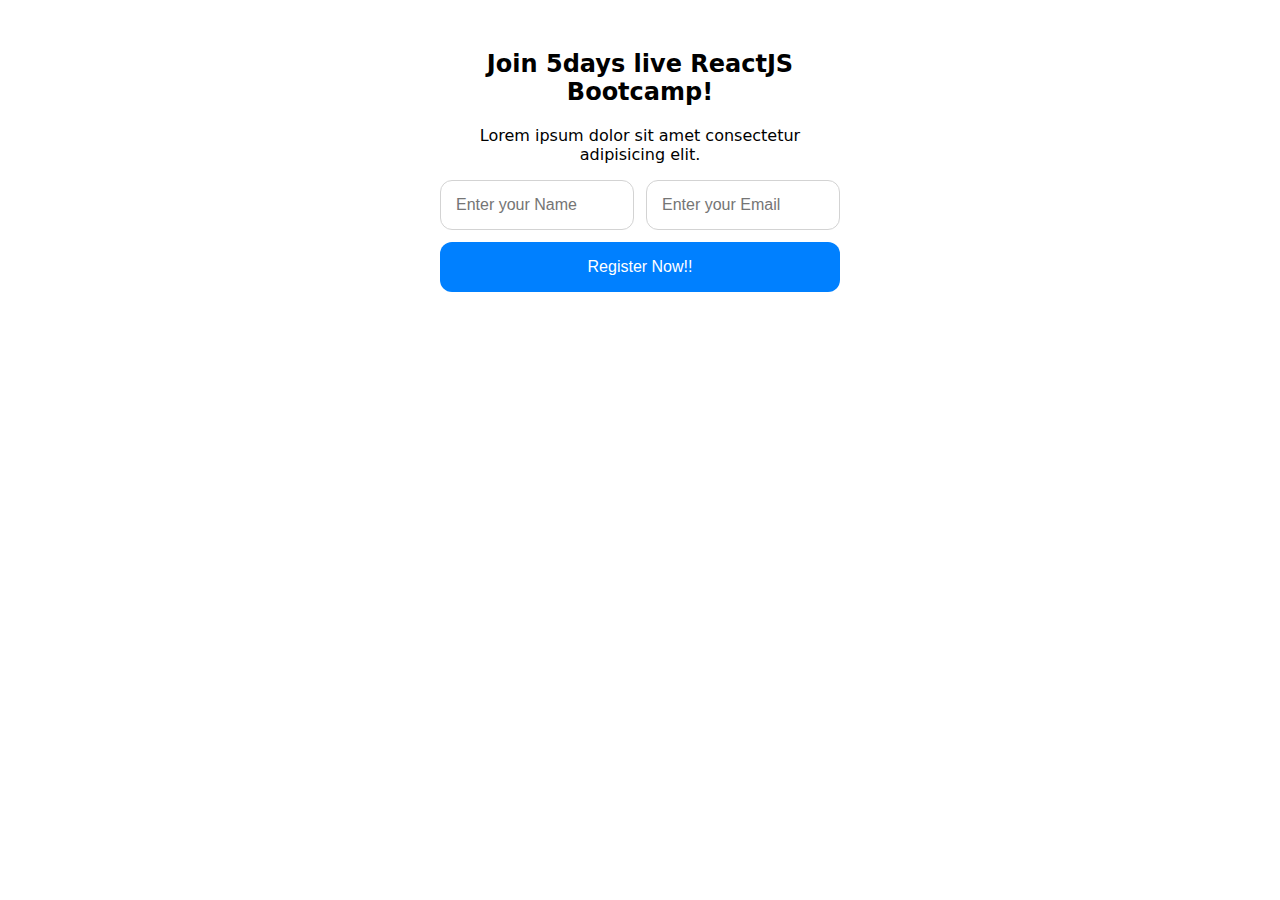
<file: 20) Building Registration System using Array Mapping & Filtering/index.html>
<!DOCTYPE html>
<html lang="en">
<head>
    <meta charset="UTF-8">
    <meta name="viewport" content="width=device-width, initial-scale=1.0">
    <title>Document</title>
    <link rel="stylesheet" href="style.css">
</head>
<body>
     <div class="container">
        <h2>Join 5days live ReactJS Bootcamp!</h2>
        <p>Lorem ipsum dolor sit amet consectetur adipisicing elit.</p>

        <div class="flex">
            <input type="text" placeholder="Enter your Name" id="name">
            <input type="email" placeholder="Enter your Email" id="email">

        </div>
       
        <button class="btn" onclick="addUser()">Register Now!!</button>
     </div>



    <script src="app.js"></script>
</body>
</html>
</file>
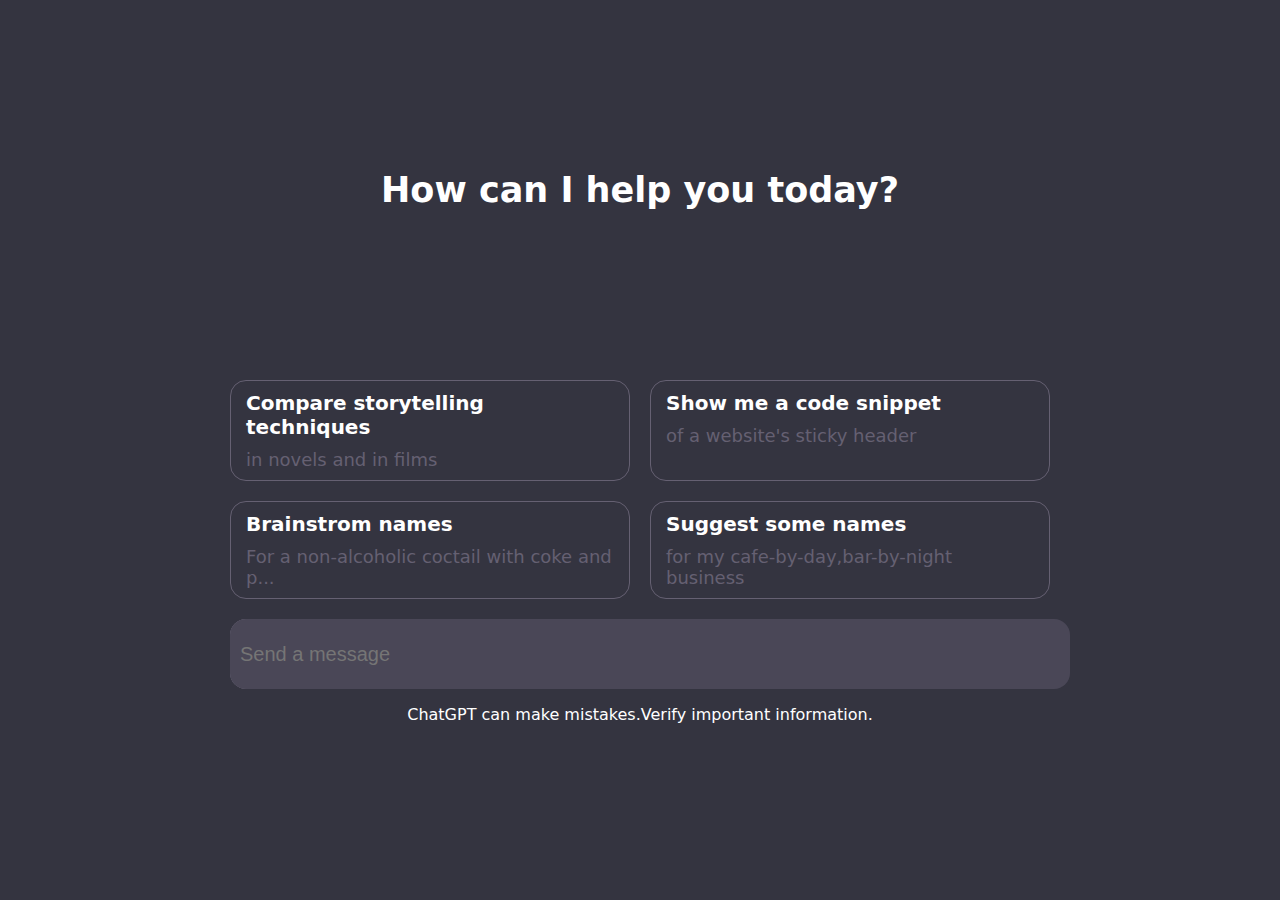
<file: ChatGPT Hackathon/index.html>
<!DOCTYPE html>
<html lang="en">
<head>
    <meta charset="UTF-8">
    <meta name="viewport" content="width=device-width, initial-scale=1.0">
    <title>Document</title>
    <link rel="stylesheet" href="style.css">
</head>
<body>
    <div class="demo">
        <h2 class="chat">How can I help you today?</h2>
        <div class="test"> 
         <div class="card">
            <h4 class="text">Compare storytelling techniques</h4>
            <p class="text1">in novels and in films</p>
         </div>
         <div class="card1">
            <h4 class="hat">Show me a code snippet</h4>
            <p class="hat1">of a website's sticky header</p>
         </div>
          <div class="card2">
            <h4 class="bat">Brainstrom names</h4>
            <p class="bat1">For a non-alcoholic coctail with coke and p...</p>
          </div>
          <div class="card3">
            <h4 class="mat">Suggest some names</h4>
            <p class="mat1">for my cafe-by-day,bar-by-night business</p>
          </div>
          <form class="ball" action="">
            <input  placeholder="Send a message" class="ball1" required type="text">
          </form>
      
         </div>
         <p class="bot">ChatGPT can make mistakes.Verify important information.</p>
    </div>
</body>
</html>
</file>
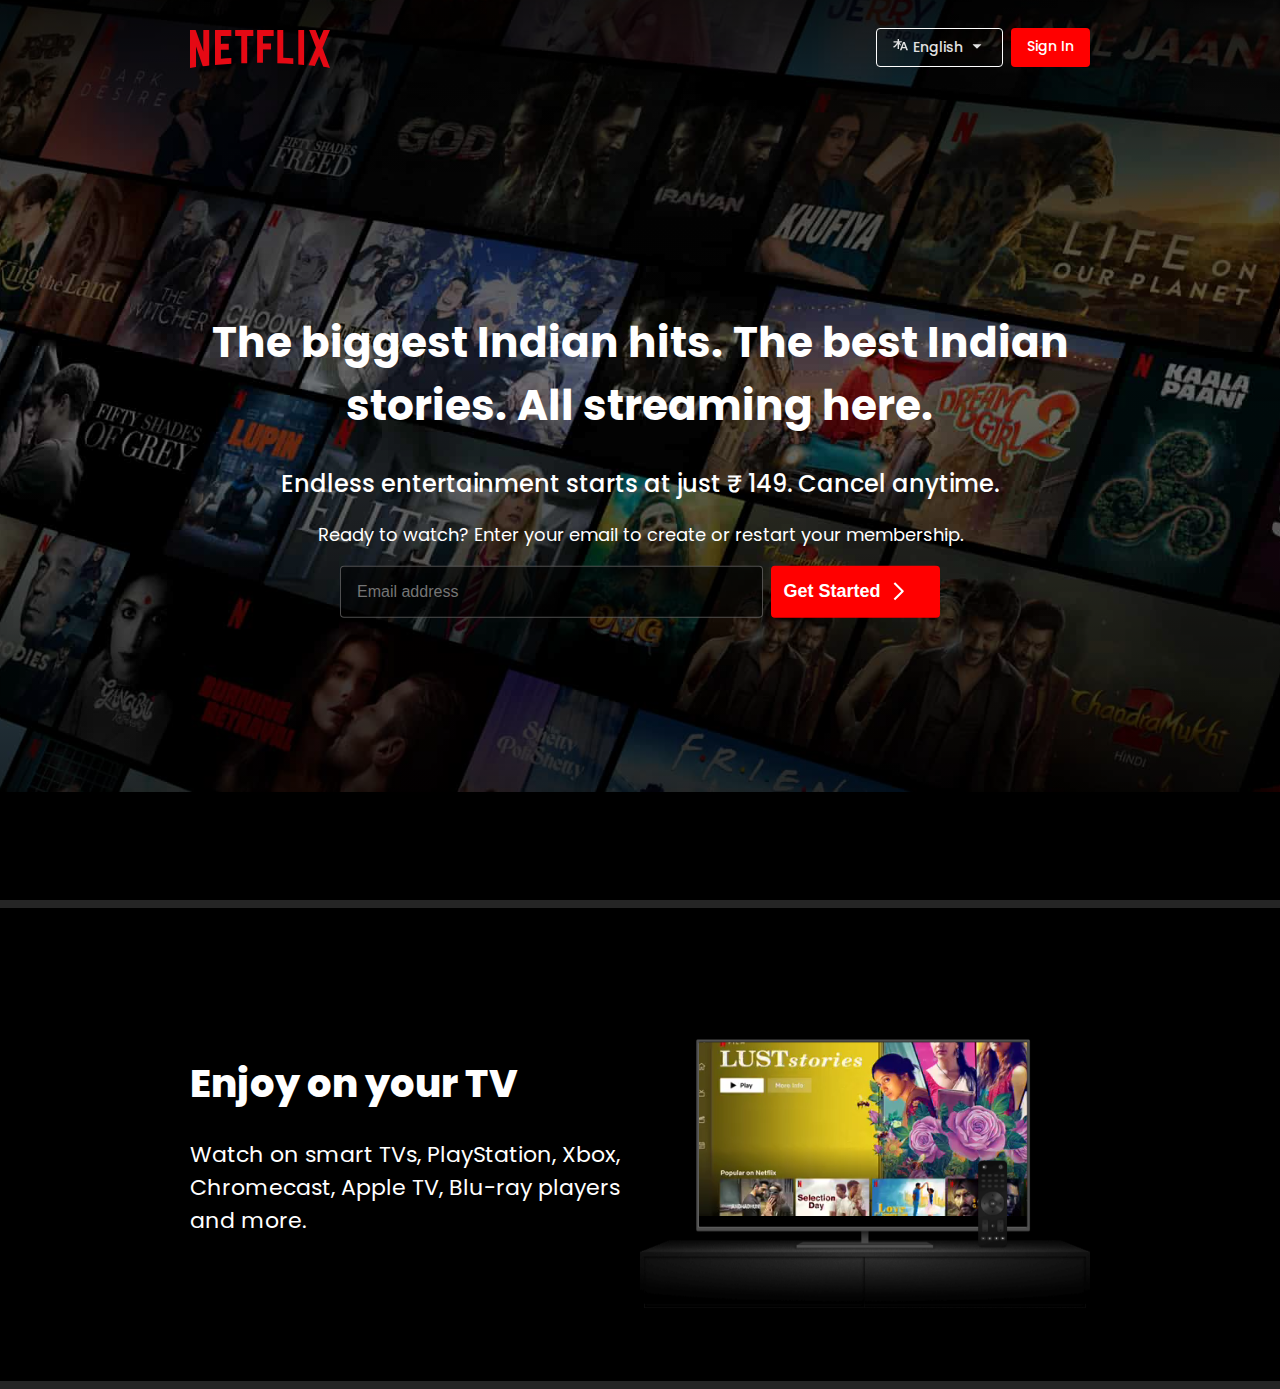
<file: Netflix CSS/index.html>
<!DOCTYPE html>
<html lang="en">
<head>
    <meta charset="UTF-8">
    <meta name="viewport" content="width=device-width, initial-scale=1.0">
    <title>Document</title>
    <link rel="stylesheet" href="style.css">
</head>
<body>
    <section>
        <div class="hero">
            <img src="img/bg-img-lg.jpg" class="hero-img" alt="">
            <div class="tint"></div>
            <div class="navbar">
               <nav>
                 <a class="logo-link" href=""> <svg viewBox="0 0 111 30" height="140" width="140" fill="rgb(229,9,20)" version="1.1" xmlns="http://www.w3.org/2000/svg" xmlns:xlink="http://www.w3.org/1999/xlink" aria-hidden="true" role="img" class="default-ltr-cache-1d568uk ev1dnif2"><g><path d="M105.06233,14.2806261 L110.999156,30 C109.249227,29.7497422 107.500234,29.4366857 105.718437,29.1554972 L102.374168,20.4686475 L98.9371075,28.4375293 C97.2499766,28.1563408 95.5928391,28.061674 93.9057081,27.8432843 L99.9372012,14.0931671 L94.4680851,-5.68434189e-14 L99.5313525,-5.68434189e-14 L102.593495,7.87421502 L105.874965,-5.68434189e-14 L110.999156,-5.68434189e-14 L105.06233,14.2806261 Z M90.4686475,-5.68434189e-14 L85.8749649,-5.68434189e-14 L85.8749649,27.2499766 C87.3746368,27.3437061 88.9371075,27.4055675 90.4686475,27.5930265 L90.4686475,-5.68434189e-14 Z M81.9055207,26.93692 C77.7186241,26.6557316 73.5307901,26.4064111 69.250164,26.3117443 L69.250164,-5.68434189e-14 L73.9366389,-5.68434189e-14 L73.9366389,21.8745899 C76.6248008,21.9373887 79.3120255,22.1557784 81.9055207,22.2804387 L81.9055207,26.93692 Z M64.2496954,10.6561065 L64.2496954,15.3435186 L57.8442216,15.3435186 L57.8442216,25.9996251 L53.2186709,25.9996251 L53.2186709,-5.68434189e-14 L66.3436123,-5.68434189e-14 L66.3436123,4.68741213 L57.8442216,4.68741213 L57.8442216,10.6561065 L64.2496954,10.6561065 Z M45.3435186,4.68741213 L45.3435186,26.2498828 C43.7810479,26.2498828 42.1876465,26.2498828 40.6561065,26.3117443 L40.6561065,4.68741213 L35.8121661,4.68741213 L35.8121661,-5.68434189e-14 L50.2183897,-5.68434189e-14 L50.2183897,4.68741213 L45.3435186,4.68741213 Z M30.749836,15.5928391 C28.687787,15.5928391 26.2498828,15.5928391 24.4999531,15.6875059 L24.4999531,22.6562939 C27.2499766,22.4678976 30,22.2495079 32.7809542,22.1557784 L32.7809542,26.6557316 L19.812541,27.6876933 L19.812541,-5.68434189e-14 L32.7809542,-5.68434189e-14 L32.7809542,4.68741213 L24.4999531,4.68741213 L24.4999531,10.9991564 C26.3126816,10.9991564 29.0936358,10.9054269 30.749836,10.9054269 L30.749836,15.5928391 Z M4.78114163,12.9684132 L4.78114163,29.3429562 C3.09401069,29.5313525 1.59340144,29.7497422 0,30 L0,-5.68434189e-14 L4.4690224,-5.68434189e-14 L10.562377,17.0315868 L10.562377,-5.68434189e-14 L15.2497891,-5.68434189e-14 L15.2497891,28.061674 C13.5935889,28.3437998 11.906458,28.4375293 10.1246602,28.6868498 L4.78114163,12.9684132 Z"/></g></svg></a>
               <div class="nav-flex">
                <a class="ln-btn"><svg viewBox="0 0 16 16" fill="none" height="15" xmlns="http://www.w3.org/2000/svg" class="default-ltr-cache-4z3qvp e1svuwfo1" data-name="Languages" aria-hidden="true"><path fill-rule="evenodd" clip-rule="evenodd" d="M10.7668 5.33333L10.5038 5.99715L9.33974 8.9355L8.76866 10.377L7.33333 14H9.10751L9.83505 12.0326H13.4217L14.162 14H16L12.5665 5.33333H10.8278H10.7668ZM10.6186 9.93479L10.3839 10.5632H11.1036H12.8856L11.6348 7.2136L10.6186 9.93479ZM9.52722 4.84224C9.55393 4.77481 9.58574 4.71045 9.62211 4.64954H6.41909V2H4.926V4.64954H0.540802V5.99715H4.31466C3.35062 7.79015 1.75173 9.51463 0 10.4283C0.329184 10.7138 0.811203 11.2391 1.04633 11.5931C2.55118 10.6795 3.90318 9.22912 4.926 7.57316V12.6667H6.41909V7.51606C6.81951 8.15256 7.26748 8.76169 7.7521 9.32292L8.31996 7.88955C7.80191 7.29052 7.34631 6.64699 6.9834 5.99715H9.06968L9.52722 4.84224Z" fill="currentColor"/></svg> <div>English</div><svg height="18" viewBox="0 0 16 16" fill="none" xmlns="http://www.w3.org/2000/svg" class="default-ltr-cache-4z3qvp e1svuwfo1" data-name="CaretDown" aria-hidden="true"><path fill-rule="evenodd" clip-rule="evenodd" d="M11.5976 6.5C11.7461 6.5 11.8204 6.67956 11.7154 6.78457L8.23574 10.2643C8.10555 10.3945 7.89445 10.3945 7.76425 10.2643L4.28457 6.78457C4.17956 6.67956 4.25393 6.5 4.40244 6.5H11.5976Z" fill="currentColor"></path></svg></a>
                <a href="" class="login-btn">Sign In</a>
               </div>
               </nav>
            </div>
             
            
            <div class="hero-content">
               
                <h1 class="hero-title">The biggest Indian hits. The best Indian <br> stories. All streaming here.</h1>
            <h2 class="hero-subtitle">Endless entertainment starts at just ₹ 149. Cancel anytime.</h2>
            <p class="hero-desc">Ready to watch? Enter your email to create or restart your membership.</p> 
             <div class="hero-flex">
                <input type="email" placeholder="Email address">
                 <button class="start-btn">Get Started <svg viewBox="0 0 24 24" fill="none" height="25" xmlns="http://www.w3.org/2000/svg" data-mirrorinrtl="true" class="default-ltr-cache-4z3qvp e1svuwfo1" data-name="ChevronRight" aria-hidden="true"><path fill-rule="evenodd" clip-rule="evenodd" d="M15.5859 12L8.29303 19.2928L9.70725 20.7071L17.7072 12.7071C17.8948 12.5195 18.0001 12.2652 18.0001 12C18.0001 11.7347 17.8948 11.4804 17.7072 11.2928L9.70724 3.29285L8.29303 4.70706L15.5859 12Z" fill="currentColor"/></svg></button>
             </div>
            </div>
        </div>

    </section>

    <section>
         <div class="container">
            <div class="l-box">
                <h1 class="title">Enjoy on your TV</h1>
                <p class="desc">Watch on smart TVs, PlayStation, Xbox, Chromecast, Apple TV, Blu-ray players and more.</p>
            </div>
            <div class="r-box">
                 <div class="tv">
                    <img class="tv-img" src="img/tv.png" alt="">
                    <video autoplay loop class="tv-video" src="img/video-tv-in-0819.m4v"></video>
                 </div>
            </div>
         </div>


    </section>
    
</body>
</html>
</file>
<file: 20) Building Registration System using Array Mapping & Filtering/style.css>
body{
    font-family: system-ui, -apple-system, BlinkMacSystemFont, 'Segoe UI', Roboto, Oxygen, Ubuntu, Cantarell, 'Open Sans', 'Helvetica Neue', sans-serif;


}

.container{
    text-align: center;
    width: 400px;
    margin: 50px auto;
}

input{
    font-size: 16px;
    width: 50%;
    padding: 15px;
    border-radius: 12px;
    box-sizing: border-box;
    border: 1px solid lightgray;
}

input:focus{
    outline: none;
    border: 1px solid rgb(0, 128, 255);
}

.flex{
    display: flex;
    gap: 12px;
}

.btn{
    margin-top: 12px;
    width: 100%;
    padding: 16px;
    border-radius: 12px;
    background-color:rgb(0, 128, 255) ;
    color: white;
    font-size: 16px;
    border: none;
    cursor: pointer;
}
</file>
<file: ChatGPT Hackathon/style.css>
:root{
    --primary:  rgb(101, 96, 114);
    --radius:  16px;
    --font:  system-ui, -apple-system, BlinkMacSystemFont, 'Segoe UI', Roboto, Oxygen, Ubuntu, Cantarell, 'Open Sans', 'Helvetica Neue', sans-serif;
}


body{
    background-color: rgb(52, 52, 64);
}




.bot{
    color: white;
    text-align: center;
     
    bottom: 0;
    font-family: var(--font);
    
}

 
.chat{
    font-size: 35px;
    text-align: center;
    margin: 170px auto;
    font-family: var(--font);
    color:  white;
}
 
.card{
    
   justify-content: center;
   border: 1px solid var(--primary);
   border-radius: var(--radius);
   
}


.text{
    color: white;
    font-family: var(--font);
    margin: 10px 15px;
    font-size: 20px;


}

.text1{
    color: var(--primary);
    font-family: var(--font);
    margin: 10px 15px;
    font-size: 18px;
    
}

 

.hat{
    color: white;
    font-family: var(--font);
    margin: 10px 15px;
    font-size: 20px; 
}

.hat1{
    color: var(--primary);
    font-family: var(--font);
    margin: 10px 15px;
    font-size: 18px;
}

.card1{
   
  
    border: 1px solid var(--primary);
    border-radius: var(--radius);
}



.bat{
    color: white;
    font-family: var(--font);
    margin: 10px 15px;
    font-size: 20px;   
}

.bat1{
    color: var(--primary);
    font-family: var(--font);
    margin: 10px 15px;
    font-size: 18px; 
}

.card2{
    
    border: 1px solid var(--primary);
    border-radius: var(--radius);  
}

.card2:hover{
    background-color: rgba(142, 140, 140, 0.263);
}

.card1:hover{
    background-color:rgba(142, 140, 140, 0.263); 
}

.card:hover{
    background-color: rgba(142, 140, 140, 0.263) ;
}


.card3{
      
    border: 1px solid var(--primary);
    border-radius: var(--radius); 
}

.mat{
    color: white;
    font-family: var(--font);
    margin: 10px 15px;
    font-size: 20px;    
}


.mat1{
    color: var(--primary);
    font-family: var(--font);
    margin: 10px 15px;
    font-size: 18px;  

}

.card3:hover{
    background-color:  rgba(69,89,164,.5);
}


.test{
     cursor: pointer;
    display:  grid;
    grid-template-columns: 400px 400px ;
    
    
    gap: 20px;
   justify-content: center;
 
}

.ball{
   
    border-radius: var(--radius); 
    border: none;
    color:  rgba(69,89,164,.5);
    background-color:rgb(120, 115, 134) ;
    height: 70px;
    width: 820px;
     
}

.ball1{
      
      height: 100%;
      width: 100%;
      border-radius: var(--radius);
      font-size: 20px;
      padding: 0 10px;
      background-color: rgb(74, 71, 87);
     
      color: white;
      border: none;

      
    }
</file>
<file: Netflix CSS/style.css>
@import url('https://fonts.googleapis.com/css2?family=Poppins:wght@400;500;700&display=swap');


body{
    margin: 0;
    font-family: 'Poppins', sans-serif;
}

.hero{
    width: 100%;
    height: 100vh;
    overflow: hidden;
    position: relative;
   
}

.hero-img{
    position: absolute;
    z-index: 0;
    width: 100%;
    object-fit: cover;
    transform: scale(1.2);
}

.tint{
    
    background-color: rgb(0 0 0 / 40%);
    position: absolute;
    top: 0;
    right: 0;
    bottom: 0;
    left: 0;
    background-image:linear-gradient(to top, rgba(0, 0, 0, 0.8) 0, rgba(0, 0, 0, 0) 60%, rgba(0, 0, 0, 0.8) 100%)
}

.hero-content{
    width: 900px;
    text-align: center;
    position: absolute;
    top: 50%;
    left: 50%;
    transform: translate(-50%, -50%);
    color: white;
}

.navbar{
    position:relative ;
    width: 900px;
    margin: auto;
    z-index: 100;
    padding: 12px  4rem;
    
  
}

nav{
    display: flex;
    /* width: 990px; */
    align-items: center;
    justify-content: space-between;
    height: 70px;
}


.logo-link{
     margin-top: 10px;

}

.nav-flex{
    display: flex;
    gap: 8px;
    font-size: 18px;
}

.ln-btn{
    background-color: transparent;
    color: rgb(225, 225, 225);
    border: 1px solid white;
    padding: 8px 16px;
   display: flex;
   gap: 5px;
    font-size: 14px;
    font-weight: 500;
    text-decoration: none ;
    border-radius: 4px;
}

.login-btn{
    background-color: red;
 padding: 8px 16px;
 color: white;
 font-size: 14px;
 font-weight: 500;
 text-decoration: none ;
 border-radius: 4px;
}

.hero-title{
     
   font-size: 3.3vmax;
   font-weight: 700;
}

.hero-subtitle{
   font-weight: 500;
}

.hero-desc{
   font-size: 18px;
}

input{
    padding: 16px;
    border-radius: 4px;
    font-size: 16px;
    background-color: rgba(0, 0, 0, 0.621);
    border: 0.5px solid rgba(122, 120, 120, 0.642);
    width: 70%;
     color: white;
}

.start-btn{
    width: 30%;
    background-color: red;
    padding: 12px ;
    border: none;
    border-radius: 4px;
    color: white;
    font-size: 18px;
    font-weight: 700;
    display: flex;
    gap: 5px;
    align-items: center;
}

.hero-flex{
    display: flex;
    justify-content: center;
    gap: 8px;
    width: 600px;
    margin: auto;
    
}

input:focus{
    outline: none;
    border: 1px solid white;
}
section{
    background-color: black;
    border-bottom: 8px solid rgb(37, 37, 37);
    
}

.container{
    padding: 5vmax 0;
    
    color: white;
    display: flex;
    align-items: center;
    margin: auto;
    width: 900px;
}

.l-box{
width: 50%;

}

.r-box{
    width: 50%;
    overflow: hidden;
}
.title{
    font-size: 3vmax;
    font-weight: 800;
}

.desc{
    font-size: 1.725vmax;
}

.tv{
    position: relative;
}

.tv-img{
    position: relative;
    z-index: 1;
    width: 100%;
    height: 100%;
    overflow: hidden;
}

.tv-video{
    width: 100%;
    height: 100%;
    transform: scale(.9);
    height: 260px;
    position: absolute;
    top: 0%;
    left: 6%;
    overflow: hidden;
    object-fit: contain;
}
</file>
